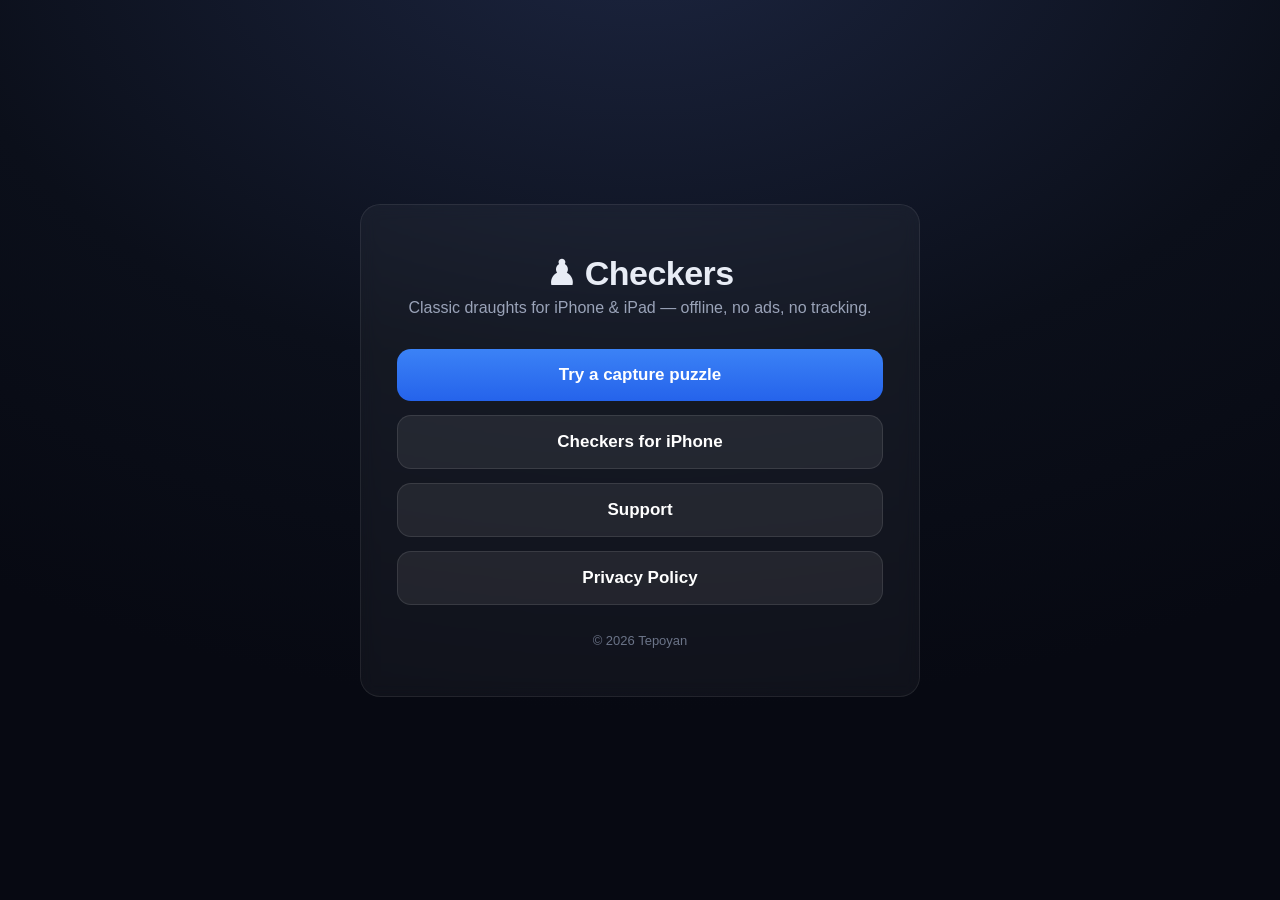
<file: index.html>
<!DOCTYPE html>
<html lang="en">
<head>
<meta charset="utf-8">
<meta name="viewport" content="width=device-width, initial-scale=1">
<title>Checkers — Support &amp; Privacy</title>
<style>
  :root { color-scheme: dark; }
  * { box-sizing: border-box; }
  body {
    margin: 0; min-height: 100vh; display: flex; align-items: center; justify-content: center;
    font-family: -apple-system, BlinkMacSystemFont, "Segoe UI", Roboto, Helvetica, Arial, sans-serif;
    background: radial-gradient(1200px 800px at 50% -10%, #1c2540 0%, #0b0f1a 60%, #070912 100%);
    color: #e8ecf5; padding: 32px;
  }
  .card {
    max-width: 560px; width: 100%; text-align: center;
    background: rgba(255,255,255,.04); border: 1px solid rgba(255,255,255,.08);
    border-radius: 20px; padding: 48px 36px; backdrop-filter: blur(8px);
  }
  h1 { font-size: 34px; margin: 0 0 6px; letter-spacing: -.5px; }
  p.sub { color: #9aa3b8; margin: 0 0 32px; font-size: 16px; }
  .links { display: flex; gap: 14px; flex-direction: column; }
  a.btn {
    display: block; text-decoration: none; padding: 16px; border-radius: 14px;
    font-weight: 600; font-size: 17px; color: #fff;
    background: linear-gradient(180deg, #3b82f6, #2563eb); transition: filter .15s;
  }
  a.btn.secondary { background: rgba(255,255,255,.07); border: 1px solid rgba(255,255,255,.1); }
  a.btn:hover { filter: brightness(1.08); }
  footer { margin-top: 28px; color: #6b7488; font-size: 13px; }
</style>
</head>
<body>
  <div class="card">
    <h1>♟︎ Checkers</h1>
    <p class="sub">Classic draughts for iPhone &amp; iPad — offline, no ads, no tracking.</p>
    <div class="links">
      <a class="btn" href="./learn/">Try a capture puzzle</a>
      <a class="btn secondary" href="https://apps.apple.com/app/id6782011100">Checkers for iPhone</a>
      <a class="btn secondary" href="./support.html">Support</a>
      <a class="btn secondary" href="./privacy.html">Privacy Policy</a>
    </div>
    <footer>© 2026 Tepoyan</footer>
  </div>
</body>
</html>
</file>
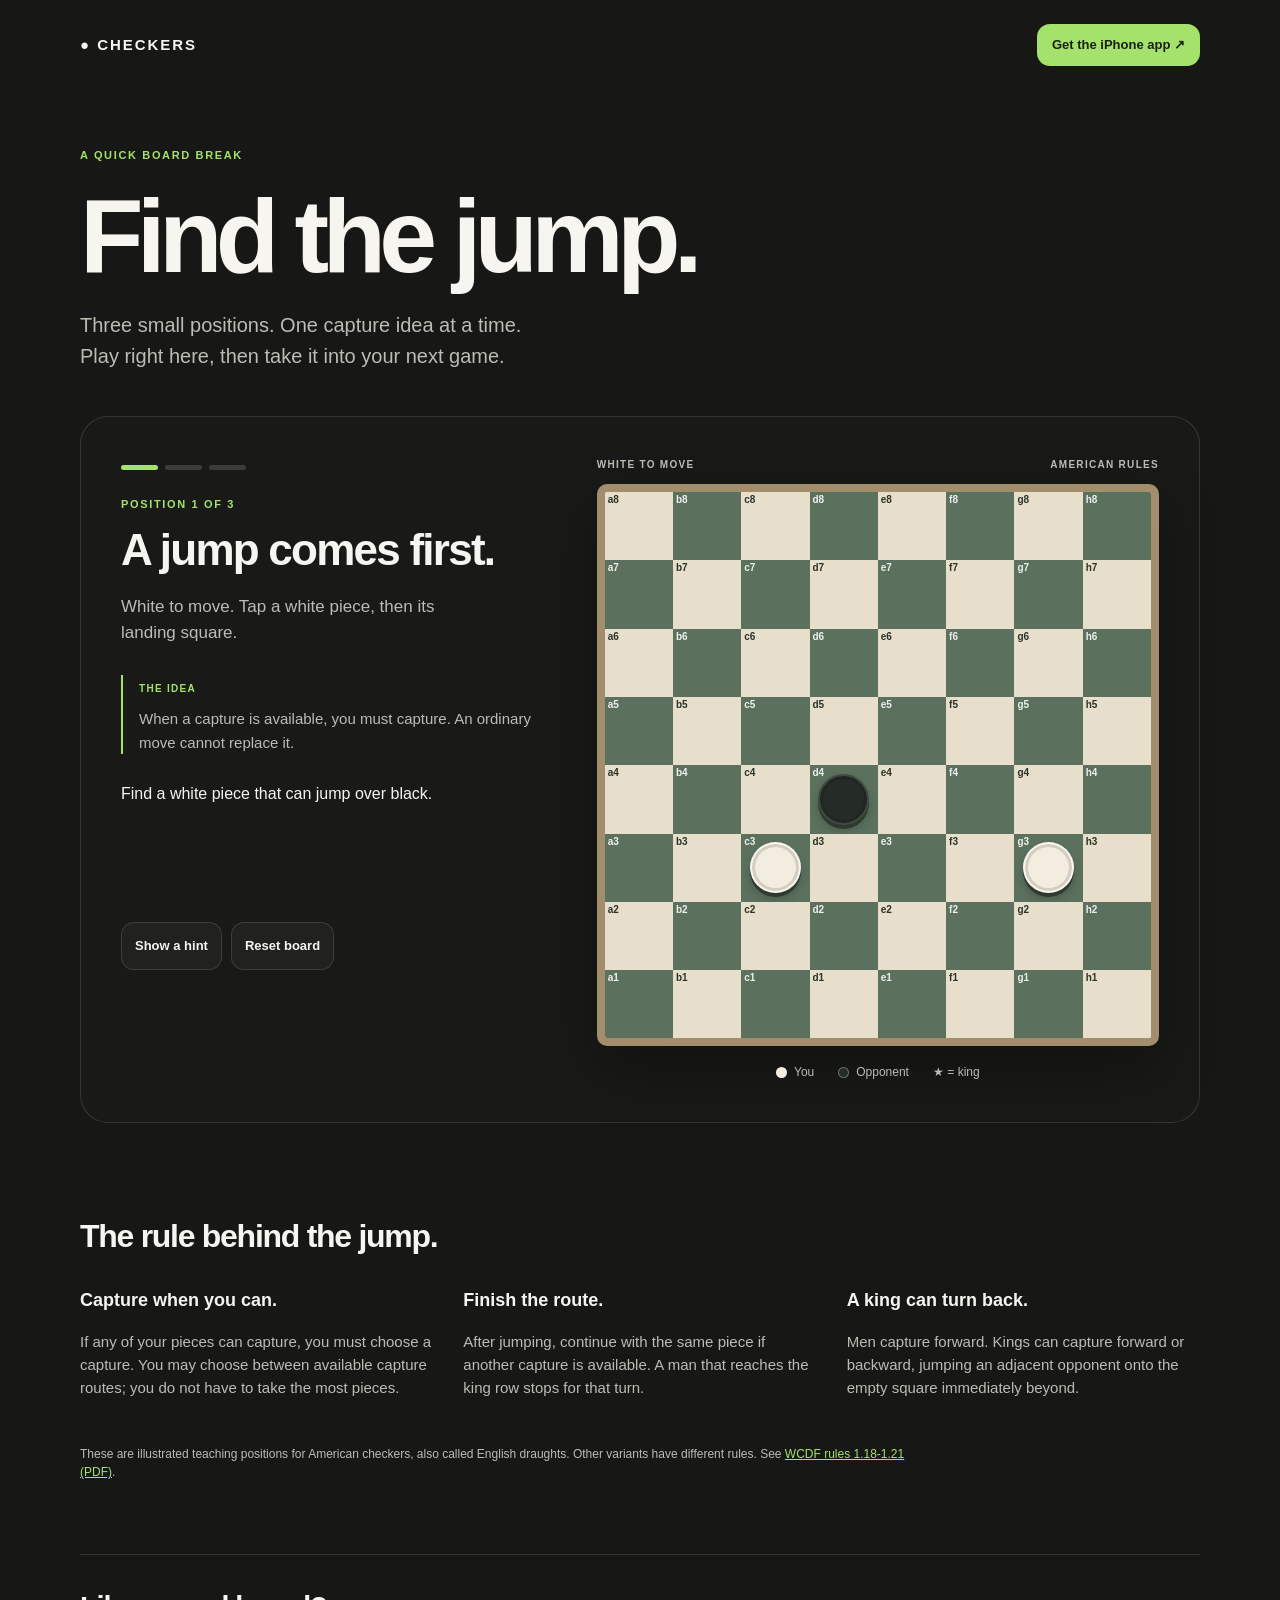
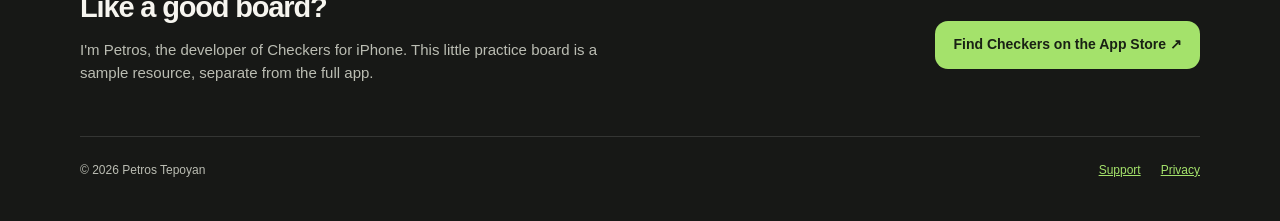
<file: learn/index.html>
<!doctype html>
<html lang="en">
<head>
  <meta charset="utf-8">
  <meta name="viewport" content="width=device-width,initial-scale=1">
  <title>Find the jump: free American checkers capture practice</title>
  <meta name="description" content="Try three playable checkers positions. Learn compulsory captures, complete a double jump and turn with a king. No installation needed.">
  <link rel="canonical" href="https://petrostepoyan.github.io/checkers-support/learn/">
  <meta property="og:title" content="Can you find the jump?">
  <meta property="og:description" content="Three playable American-checkers positions. Try a capture before your next game.">
  <meta property="og:type" content="website">
  <meta property="og:url" content="https://petrostepoyan.github.io/checkers-support/learn/">
  <meta name="theme-color" content="#171816">
  <link rel="stylesheet" href="learn.css">
  <script type="module" src="learn.mjs"></script>
</head>
<body>
<a class="skip" href="#practice">Skip to the board</a>
<header><a class="brand" href="../">● CHECKERS</a><a class="app small" href="https://apps.apple.com/app/id6782011100">Get the iPhone app ↗</a></header>
<main>
  <div class="intro"><span class="eyebrow">A QUICK BOARD BREAK</span><h1>Find the jump.</h1><p>Three small positions. One capture idea at a time.<br>Play right here, then take it into your next game.</p></div>
  <section class="practice" id="practice" aria-labelledby="lesson-title">
    <div class="lesson"><div class="progress" id="progress" aria-label="Lesson progress"></div><p class="eyebrow" id="lesson-count">POSITION 1 OF 3</p><h2 id="lesson-title">A jump comes first.</h2><p id="instruction">White to move. Tap a white piece, then its landing square.</p><div class="rule"><span>THE IDEA</span><p id="rule-copy">When a capture is available, you must capture. An ordinary move cannot replace it.</p></div><div class="feedback" id="feedback" role="status" aria-live="polite">Find a white piece that can jump over black.</div><p class="path" id="path" aria-label="Your capture route"></p><div class="actions"><button id="hint">Show a hint</button><button id="reset">Reset board</button><button class="primary" id="next" hidden>Next position →</button></div></div>
    <div class="board-wrap"><div class="board-label"><span>WHITE TO MOVE</span><span>AMERICAN RULES</span></div><div id="board" role="grid" aria-label="American checkers teaching position. White moves toward rank 8. Use arrow keys to explore squares; Enter selects." aria-rowcount="8" aria-colcount="8"></div><div class="legend"><span><i class="white-dot"></i> You</span><span><i class="black-dot"></i> Opponent</span><span>★ = king</span></div></div>
  </section>
  <section class="finish" id="finish" hidden aria-labelledby="finish-title"><span class="eyebrow">THREE POSITIONS COMPLETE</span><h2 id="finish-title">Now spot it in a game.</h2><p>A compulsory capture. A complete double jump. A king changing direction. Try noticing the same ideas during your next game.</p><a class="app" href="https://apps.apple.com/app/id6782011100">Play Checkers on iPhone ↗</a><p class="limits">Online play is free. Optional Coach. iOS 17+.</p><button id="again">Try the positions again</button></section>
  <section class="rules" aria-labelledby="rules-title"><h2 id="rules-title">The rule behind the jump.</h2><div class="rule-grid"><article><h3>Capture when you can.</h3><p>If any of your pieces can capture, you must choose a capture. You may choose between available capture routes; you do not have to take the most pieces.</p></article><article><h3>Finish the route.</h3><p>After jumping, continue with the same piece if another capture is available. A man that reaches the king row stops for that turn.</p></article><article><h3>A king can turn back.</h3><p>Men capture forward. Kings can capture forward or backward, jumping an adjacent opponent onto the empty square immediately beyond.</p></article></div><p class="source">These are illustrated teaching positions for American checkers, also called English draughts. Other variants have different rules. See <a href="https://wcdf.net/rules/rules_of_checkers_english.pdf">WCDF rules 1.18-1.21 (PDF)</a>.</p></section>
  <section class="cta"><div><h2>Like a good board?</h2><p>I'm Petros, the developer of Checkers for iPhone. This little practice board is a sample resource, separate from the full app.</p></div><a class="app" href="https://apps.apple.com/app/id6782011100">Find Checkers on the App Store ↗</a></section>
  <noscript><p class="notice">Enable JavaScript to play these positions. You can still read the capture rules above or <a href="https://apps.apple.com/app/id6782011100">open Checkers on the App Store</a>.</p></noscript>
</main>
<footer><span>© 2026 Petros Tepoyan</span><div><a href="../support.html">Support</a><a href="../privacy.html">Privacy</a></div></footer>
</body></html>
</file>
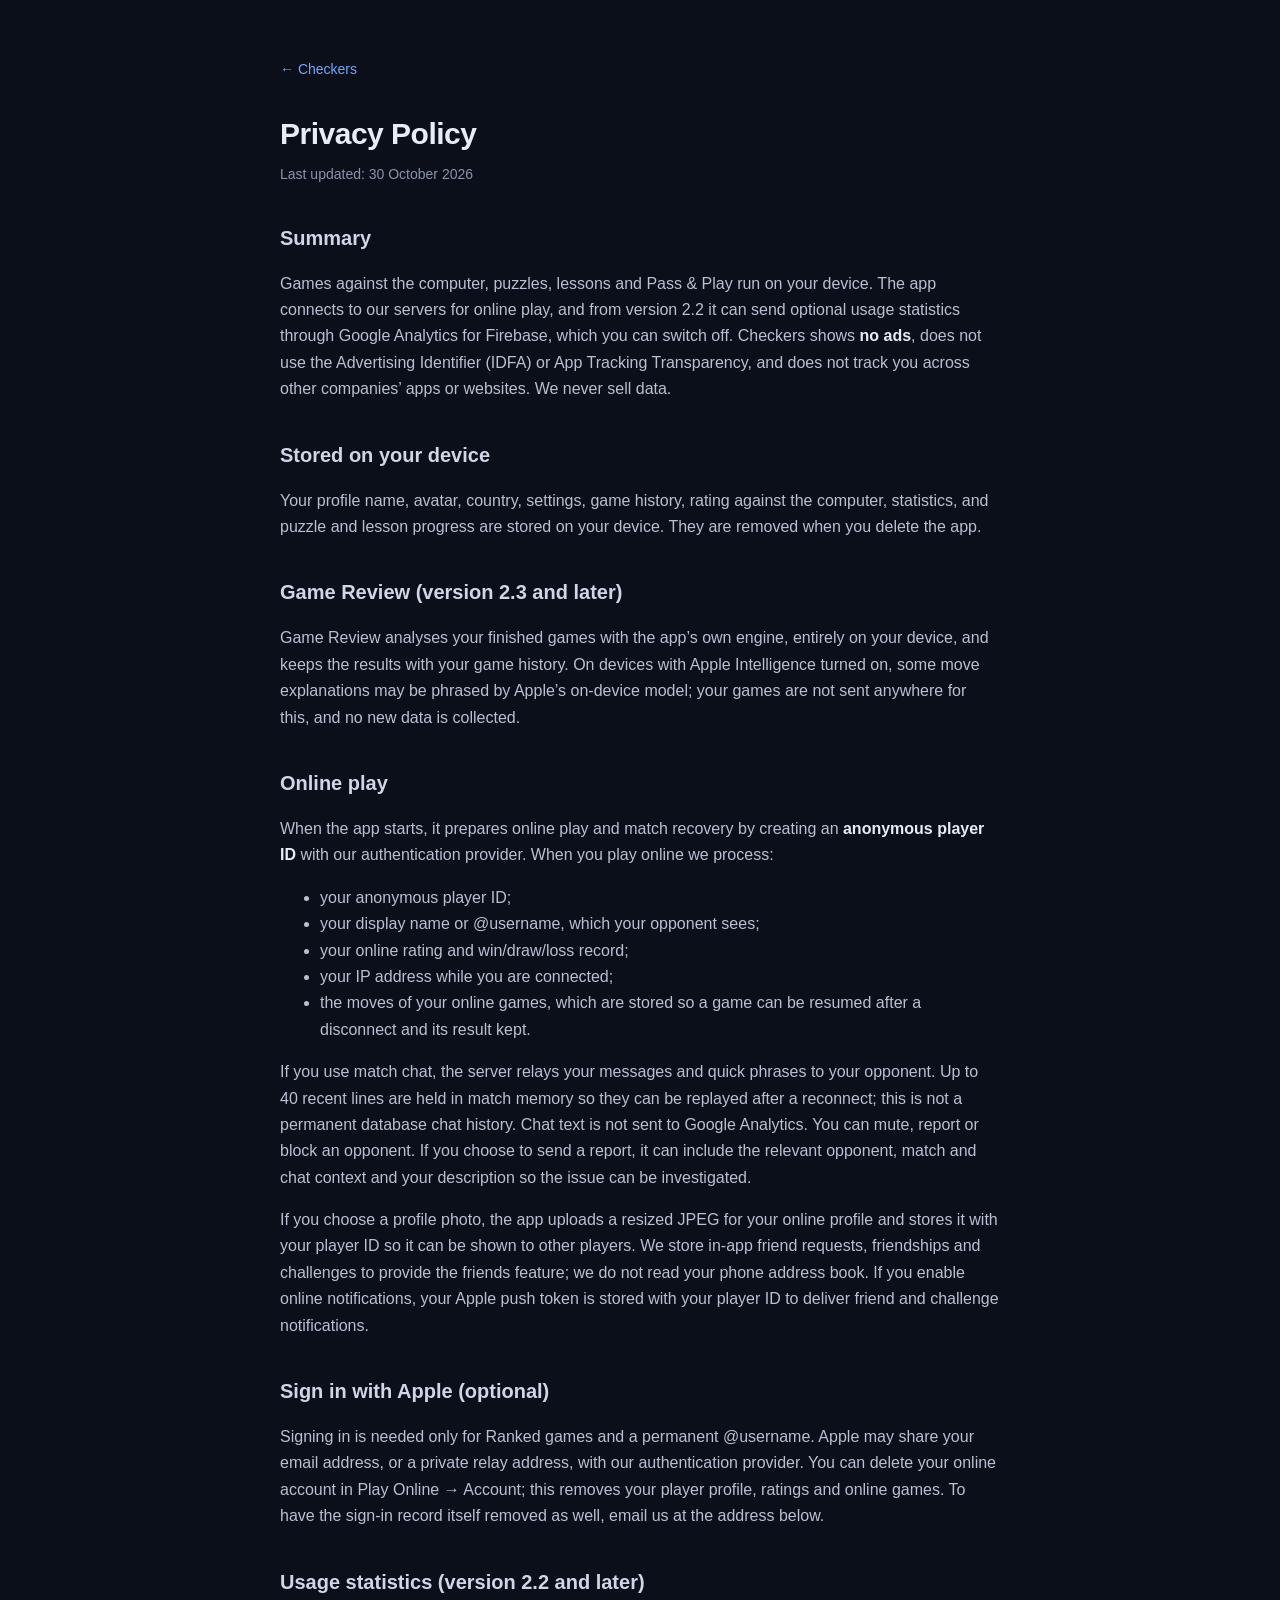
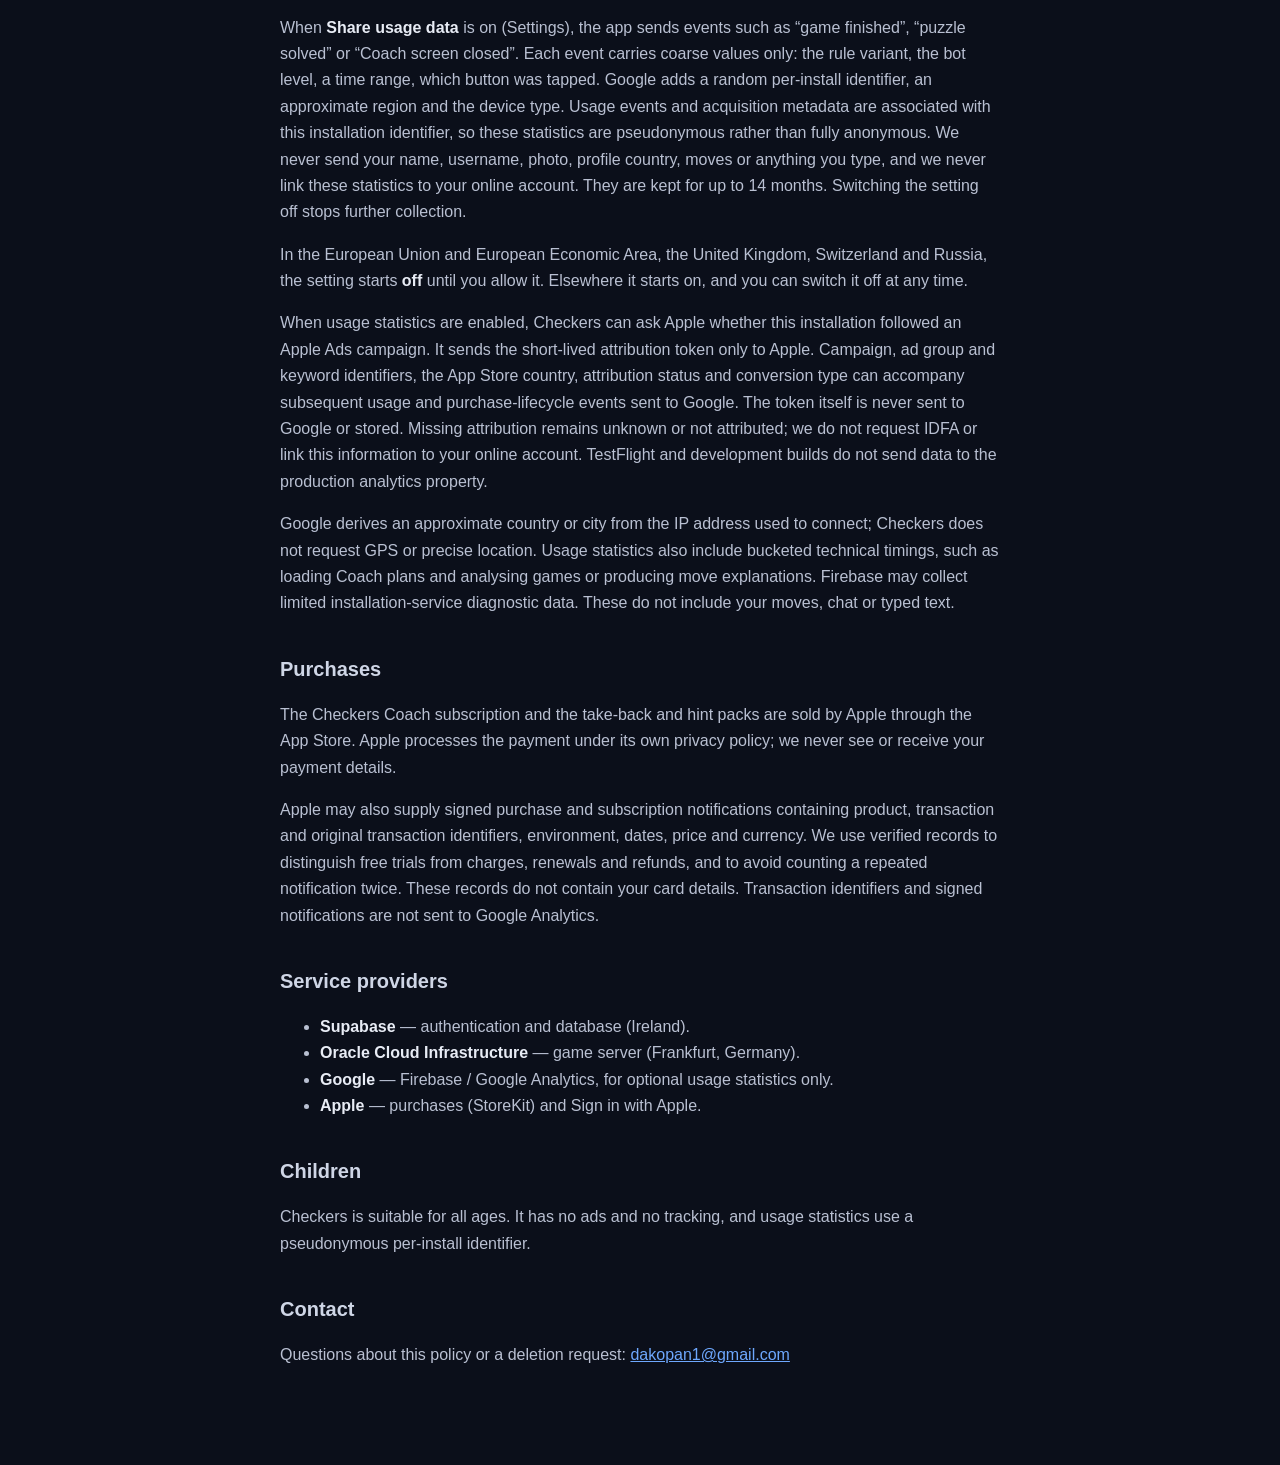
<file: privacy.html>
<!DOCTYPE html>
<html lang="en">
<head>
<meta charset="utf-8">
<meta name="viewport" content="width=device-width, initial-scale=1">
<title>Privacy Policy — Checkers</title>
<style>
  :root { color-scheme: dark; }
  body {
    margin: 0; font-family: -apple-system, BlinkMacSystemFont, "Segoe UI", Roboto, Helvetica, Arial, sans-serif;
    background: #0b0f1a; color: #e8ecf5; line-height: 1.65;
  }
  .wrap { max-width: 720px; margin: 0 auto; padding: 56px 24px 80px; }
  h1 { font-size: 30px; letter-spacing: -.5px; margin: 0 0 4px; }
  .updated { color: #8a93a8; font-size: 14px; margin-bottom: 36px; }
  h2 { font-size: 20px; margin: 36px 0 10px; color: #cfd6e6; }
  p, li { color: #b9c0d2; }
  a { color: #6ea8fe; }
  strong { color: #e8ecf5; }
  .back { display: inline-block; margin-bottom: 28px; color: #6ea8fe; text-decoration: none; font-size: 14px; }
</style>
</head>
<body>
  <div class="wrap">
    <a class="back" href="./index.html">&larr; Checkers</a>
    <h1>Privacy Policy</h1>
    <div class="updated">Last updated: 30 October 2026</div>

    <h2>Summary</h2>
    <p>Games against the computer, puzzles, lessons and Pass &amp; Play run on your device. The app connects to our servers for online play, and from version 2.2 it can send optional usage statistics through Google Analytics for Firebase, which you can switch off. Checkers shows <strong>no ads</strong>, does not use the Advertising Identifier (IDFA) or App Tracking Transparency, and does not track you across other companies&rsquo; apps or websites. We never sell data.</p>

    <h2>Stored on your device</h2>
    <p>Your profile name, avatar, country, settings, game history, rating against the computer, statistics, and puzzle and lesson progress are stored on your device. They are removed when you delete the app.</p>

    <h2>Game Review (version 2.3 and later)</h2>
    <p>Game Review analyses your finished games with the app&rsquo;s own engine, entirely on your device, and keeps the results with your game history. On devices with Apple Intelligence turned on, some move explanations may be phrased by Apple&rsquo;s on-device model; your games are not sent anywhere for this, and no new data is collected.</p>

    <h2>Online play</h2>
    <p>When the app starts, it prepares online play and match recovery by creating an <strong>anonymous player ID</strong> with our authentication provider. When you play online we process:</p>
    <ul>
      <li>your anonymous player ID;</li>
      <li>your display name or @username, which your opponent sees;</li>
      <li>your online rating and win/draw/loss record;</li>
      <li>your IP address while you are connected;</li>
      <li>the moves of your online games, which are stored so a game can be resumed after a disconnect and its result kept.</li>
    </ul>
    <p>If you use match chat, the server relays your messages and quick phrases to your opponent. Up to 40 recent lines are held in match memory so they can be replayed after a reconnect; this is not a permanent database chat history. Chat text is not sent to Google Analytics. You can mute, report or block an opponent. If you choose to send a report, it can include the relevant opponent, match and chat context and your description so the issue can be investigated.</p>
    <p>If you choose a profile photo, the app uploads a resized JPEG for your online profile and stores it with your player ID so it can be shown to other players. We store in-app friend requests, friendships and challenges to provide the friends feature; we do not read your phone address book. If you enable online notifications, your Apple push token is stored with your player ID to deliver friend and challenge notifications.</p>

    <h2>Sign in with Apple (optional)</h2>
    <p>Signing in is needed only for Ranked games and a permanent @username. Apple may share your email address, or a private relay address, with our authentication provider. You can delete your online account in Play Online &rarr; Account; this removes your player profile, ratings and online games. To have the sign-in record itself removed as well, email us at the address below.</p>

    <h2>Usage statistics (version 2.2 and later)</h2>
    <p>When <strong>Share usage data</strong> is on (Settings), the app sends events such as &ldquo;game finished&rdquo;, &ldquo;puzzle solved&rdquo; or &ldquo;Coach screen closed&rdquo;. Each event carries coarse values only: the rule variant, the bot level, a time range, which button was tapped. Google adds a random per-install identifier, an approximate region and the device type. Usage events and acquisition metadata are associated with this installation identifier, so these statistics are pseudonymous rather than fully anonymous. We never send your name, username, photo, profile country, moves or anything you type, and we never link these statistics to your online account. They are kept for up to 14 months. Switching the setting off stops further collection.</p>
    <p>In the European Union and European Economic Area, the United Kingdom, Switzerland and Russia, the setting starts <strong>off</strong> until you allow it. Elsewhere it starts on, and you can switch it off at any time.</p>

    <p>When usage statistics are enabled, Checkers can ask Apple whether this installation followed an Apple Ads campaign. It sends the short-lived attribution token only to Apple. Campaign, ad group and keyword identifiers, the App Store country, attribution status and conversion type can accompany subsequent usage and purchase-lifecycle events sent to Google. The token itself is never sent to Google or stored. Missing attribution remains unknown or not attributed; we do not request IDFA or link this information to your online account. TestFlight and development builds do not send data to the production analytics property.</p>

    <p>Google derives an approximate country or city from the IP address used to connect; Checkers does not request GPS or precise location. Usage statistics also include bucketed technical timings, such as loading Coach plans and analysing games or producing move explanations. Firebase may collect limited installation-service diagnostic data. These do not include your moves, chat or typed text.</p>

    <h2>Purchases</h2>
    <p>The Checkers Coach subscription and the take-back and hint packs are sold by Apple through the App Store. Apple processes the payment under its own privacy policy; we never see or receive your payment details.</p>

    <p>Apple may also supply signed purchase and subscription notifications containing product, transaction and original transaction identifiers, environment, dates, price and currency. We use verified records to distinguish free trials from charges, renewals and refunds, and to avoid counting a repeated notification twice. These records do not contain your card details. Transaction identifiers and signed notifications are not sent to Google Analytics.</p>

    <h2>Service providers</h2>
    <ul>
      <li><strong>Supabase</strong> &mdash; authentication and database (Ireland).</li>
      <li><strong>Oracle Cloud Infrastructure</strong> &mdash; game server (Frankfurt, Germany).</li>
      <li><strong>Google</strong> &mdash; Firebase / Google Analytics, for optional usage statistics only.</li>
      <li><strong>Apple</strong> &mdash; purchases (StoreKit) and Sign in with Apple.</li>
    </ul>

    <h2>Children</h2>
    <p>Checkers is suitable for all ages. It has no ads and no tracking, and usage statistics use a pseudonymous per-install identifier.</p>

    <h2>Contact</h2>
    <p>Questions about this policy or a deletion request: <a href="mailto:dakopan1@gmail.com">dakopan1@gmail.com</a></p>
  </div>
</body>
</html>
</file>
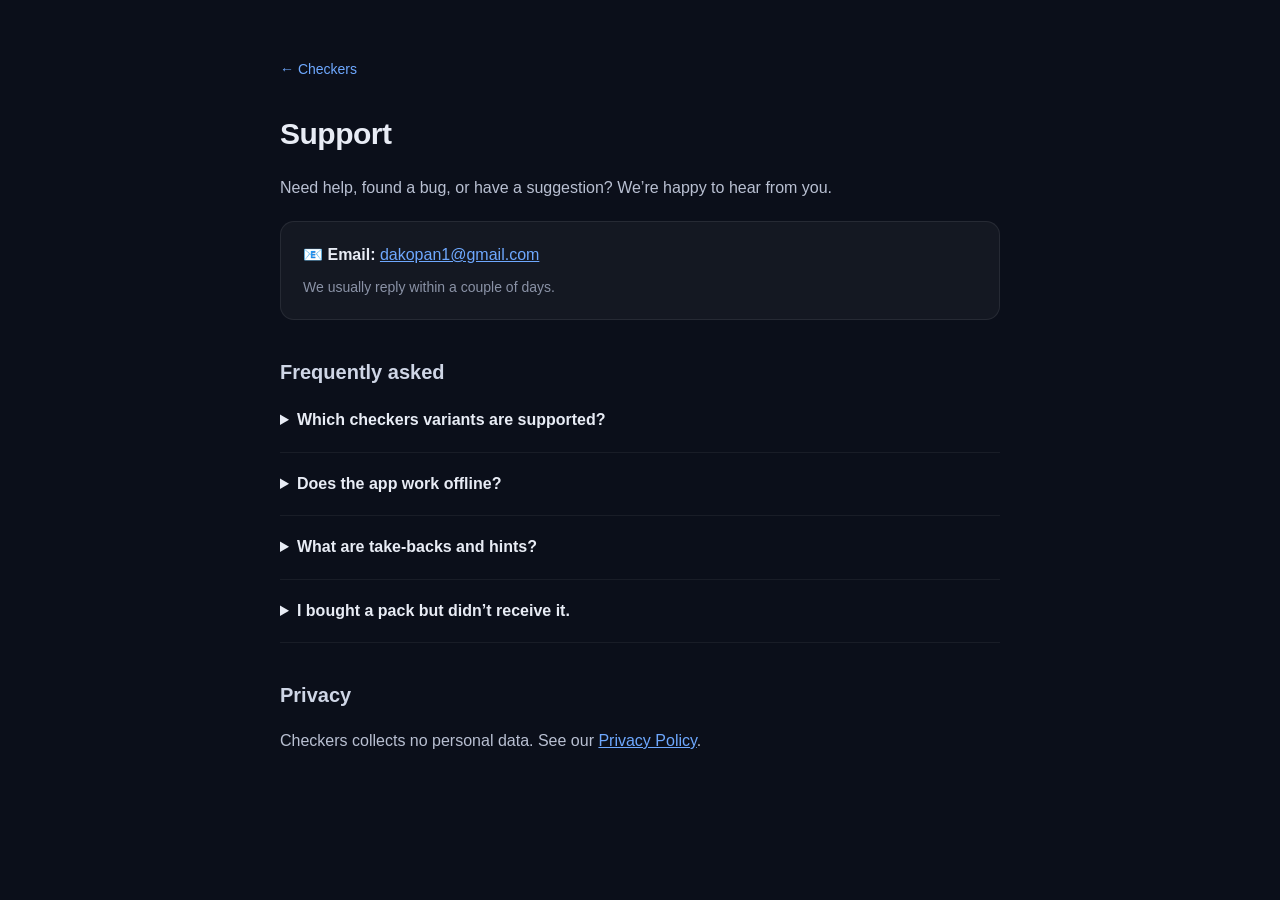
<file: support.html>
<!DOCTYPE html>
<html lang="en">
<head>
<meta charset="utf-8">
<meta name="viewport" content="width=device-width, initial-scale=1">
<title>Support — Checkers</title>
<style>
  :root { color-scheme: dark; }
  body {
    margin: 0; font-family: -apple-system, BlinkMacSystemFont, "Segoe UI", Roboto, Helvetica, Arial, sans-serif;
    background: #0b0f1a; color: #e8ecf5; line-height: 1.65;
  }
  .wrap { max-width: 720px; margin: 0 auto; padding: 56px 24px 80px; }
  h1 { font-size: 30px; letter-spacing: -.5px; margin: 0 0 8px; }
  h2 { font-size: 20px; margin: 36px 0 10px; color: #cfd6e6; }
  p, li { color: #b9c0d2; }
  a { color: #6ea8fe; }
  strong { color: #e8ecf5; }
  .back { display: inline-block; margin-bottom: 28px; color: #6ea8fe; text-decoration: none; font-size: 14px; }
  .contact {
    margin-top: 20px; padding: 20px 22px; border-radius: 14px;
    background: rgba(255,255,255,.04); border: 1px solid rgba(255,255,255,.08);
  }
  details { margin: 10px 0; border-bottom: 1px solid rgba(255,255,255,.06); padding-bottom: 10px; }
  summary { cursor: pointer; font-weight: 600; color: #e8ecf5; padding: 8px 0; }
</style>
</head>
<body>
  <div class="wrap">
    <a class="back" href="./index.html">&larr; Checkers</a>
    <h1>Support</h1>
    <p>Need help, found a bug, or have a suggestion? We&rsquo;re happy to hear from you.</p>

    <div class="contact">
      <p style="margin:0">📧 <strong>Email:</strong> <a href="mailto:dakopan1@gmail.com">dakopan1@gmail.com</a></p>
      <p style="margin:8px 0 0; color:#8a92a6; font-size:14px">We usually reply within a couple of days.</p>
    </div>

    <h2>Frequently asked</h2>

    <details>
      <summary>Which checkers variants are supported?</summary>
      <p>American/English draughts (8×8), International draughts (10×10), Russian draughts, and Turkish draughts. Each has a built-in &ldquo;how to play&rdquo; guide.</p>
    </details>

    <details>
      <summary>Does the app work offline?</summary>
      <p>Yes — Checkers is fully offline. No account, no internet connection required to play.</p>
    </details>

    <details>
      <summary>What are take-backs and hints?</summary>
      <p>Take-backs let you undo a move; hints point out a strong move. Both are optional in-app purchases, sold as consumable packs. Every game is free to play without them.</p>
    </details>

    <details>
      <summary>I bought a pack but didn&rsquo;t receive it.</summary>
      <p>Make sure you&rsquo;re connected to the internet so the purchase can complete, then reopen the app. If it still hasn&rsquo;t arrived, email us with the date of purchase and we&rsquo;ll sort it out.</p>
    </details>

    <h2>Privacy</h2>
    <p>Checkers collects no personal data. See our <a href="./privacy.html">Privacy Policy</a>.</p>
  </div>
</body>
</html>
</file>
<file: learn/learn.css>
:root{color-scheme:dark;--bg:#171816;--ink:#f6f5ef;--muted:#bbbdb3;--green:#a4e26b;--line:#ffffff20}*{box-sizing:border-box}body{margin:0;background:var(--bg);color:var(--ink);font-family:ui-rounded,-apple-system,BlinkMacSystemFont,"Segoe UI",sans-serif;line-height:1.55}header,main,footer{width:min(1120px,calc(100% - 48px));margin:auto}header{display:flex;align-items:center;justify-content:space-between;padding:24px 0;gap:20px}.brand{font-size:15px;letter-spacing:.13em;font-weight:800;text-decoration:none;color:var(--ink)}a{color:var(--green)}button,.app{font:inherit;font-weight:700;border-radius:13px;border:1px solid var(--line);padding:12px 17px;background:#ffffff09;color:var(--ink);cursor:pointer;text-decoration:none;display:inline-flex;align-items:center;justify-content:center;min-height:48px}button:hover,.app:hover{background:#ffffff15}button:focus-visible,a:focus-visible{outline:3px solid var(--green);outline-offset:5px}.app,.primary{background:var(--green);color:#192114;border-color:transparent}.app:hover,.primary:hover{background:#b8ed8c}.small{font-size:13px;min-height:42px;padding:8px 14px}.intro{padding:52px 0 44px}.eyebrow{font-size:11px;letter-spacing:.15em;font-weight:800;color:var(--green)}h1{font-size:clamp(58px,9vw,104px);letter-spacing:-.065em;line-height:.95;margin:20px 0 24px}h2{font-size:clamp(30px,4vw,44px);line-height:1.12;letter-spacing:-.04em;margin:12px 0 20px}.intro p{font-size:20px;color:var(--muted);margin:0}.practice{display:grid;grid-template-columns:.85fr 1.15fr;gap:60px;border:1px solid var(--line);border-radius:28px;padding:40px;background:#ffffff03;align-items:start;scroll-margin-top:24px}.lesson{padding-top:8px}.progress{display:flex;gap:7px;margin-bottom:26px}.progress span{height:5px;width:37px;border-radius:4px;background:#ffffff26}.progress .done{background:var(--green)}#instruction{color:var(--muted);font-size:17px;max-width:330px}.rule{border-left:2px solid var(--green);padding-left:16px;margin:28px 0}.rule>span{font-size:10px;font-weight:800;letter-spacing:.13em;color:var(--green)}.rule p{font-size:15px;margin:8px 0;color:var(--muted)}.feedback{font-size:16px;min-height:76px}.feedback.success{color:var(--green)}.path{font-variant-numeric:tabular-nums;color:var(--green);font-size:18px;min-height:28px;font-weight:700}.actions{display:flex;gap:9px;flex-wrap:wrap}.actions button{font-size:13px;padding:10px 13px}.board-label{display:flex;justify-content:space-between;gap:8px;color:var(--muted);font-size:10px;font-weight:800;letter-spacing:.13em;padding-bottom:12px}#board{border:8px solid #a28e6c;border-radius:10px;overflow:hidden;aspect-ratio:1;background:#e4dcc9;box-shadow:0 22px 60px #0005}.board-row{display:grid;grid-template-columns:repeat(8,1fr);height:12.5%}.square{border:0;border-radius:0;background:#e7dfcc;min-height:0;padding:0;position:relative;display:flex;align-items:center;justify-content:center;color:#1a251f;touch-action:manipulation;aspect-ratio:1}.square.dark{background:#5b715e}.square:hover{background:#ddd2b7}.square.dark:hover{background:#6a826d}.square:focus-visible{z-index:2;outline:3px solid #fff;outline-offset:-4px}.square.selected{box-shadow:inset 0 0 0 4px #e2fe90}.square.last{box-shadow:inset 0 0 0 3px #e2fe90a6}.coord{position:absolute;left:3px;top:0;font-size:10px;line-height:1.5;opacity:.9;color:#182018}.dark .coord{color:#fff}.piece{width:75%;height:75%;border-radius:50%;display:flex;align-items:center;justify-content:center;line-height:1;font-size:clamp(15px,3vw,29px);font-weight:900;box-shadow:0 4px 0 #0006,0 6px 8px #0003,inset 0 0 0 3px #0002;pointer-events:none}.piece.light{background:#f3eddf;color:#2a3027;border:2px solid #fff8}.piece.black{background:#252c27;color:#e5d59f;border:2px solid #414a42}.legend{display:flex;justify-content:center;gap:24px;font-size:12px;color:var(--muted);padding-top:17px}.legend span{display:flex;align-items:center;gap:7px}.white-dot,.black-dot{width:11px;height:11px;border-radius:50%;background:#f3eddf;border:1px solid #ffffff50}.black-dot{background:#252c27}.rules{padding:84px 0 60px}.rules>h2{font-size:32px}.rule-grid{display:grid;grid-template-columns:repeat(3,1fr);gap:30px}.rule-grid h3{font-size:18px;margin:12px 0}.rule-grid p,.source,.cta p{color:var(--muted);font-size:15px}.source{font-size:12px;margin-top:30px;max-width:850px}.cta{border-top:1px solid var(--line);padding:36px 0;display:flex;align-items:center;gap:40px;justify-content:space-between}.cta h2{font-size:29px;margin:0 0 10px}.cta p{max-width:550px}.cta .app{flex-shrink:0;font-size:14px}.finish{text-align:center;margin-top:35px;padding:45px;border:1px solid #a4e26b50;border-radius:25px;background:#a4e26b09}.finish p{max-width:550px;margin:20px auto;color:var(--muted)}.finish h2{font-size:44px}.finish .limits{font-size:13px}.finish button{font-size:13px}.notice{padding:20px;border:1px solid var(--line)}footer{display:flex;justify-content:space-between;gap:20px;border-top:1px solid var(--line);padding:24px 0 42px;color:var(--muted);font-size:12px}footer div{display:flex;gap:20px}.skip{position:absolute;top:-100px;left:10px;padding:10px;background:#171816;z-index:100}.skip:focus{top:10px}[hidden]{display:none!important}@media(max-width:820px){.practice{grid-template-columns:1fr;gap:25px;padding:28px}.board-wrap{grid-row:2}.feedback{min-height:42px}.rule{margin:20px 0}.path{margin:10px 0}.progress{margin-bottom:20px}.lesson>h2{margin-bottom:14px}.rule-grid{grid-template-columns:1fr;gap:9px}.rules{padding-top:55px}.cta{display:block}.cta .app{margin-top:15px}.coord{font-size:9px}.piece{font-size:30px}#instruction{max-width:none}.intro{padding-top:36px}.intro p{font-size:18px}}@media(max-width:440px){header,main,footer{width:calc(100% - 32px)}header{gap:10px}.brand{font-size:12px}.small{font-size:11px;padding:8px 10px}.practice{padding:20px 15px;border-radius:20px}.intro{padding:30px 0}h1{font-size:62px}.board-label{font-size:9px}.legend{gap:15px;font-size:11px}#board{border-width:6px}.coord{font-size:9px}.piece{font-size:22px}.finish{padding:30px 18px}.finish h2{font-size:34px}.feedback{font-size:15px}footer{font-size:11px}}@media(prefers-reduced-motion:reduce){*{scroll-behavior:auto!important}}
@media(max-width:820px){.practice{display:flex;flex-direction:column;gap:0}.lesson{display:contents}.progress{order:1;margin:0 0 15px}#lesson-count{order:2;margin:0 0 8px}#lesson-title{order:3;margin:0 0 12px}#instruction{order:4;margin:0 0 22px}.board-wrap{order:5;width:100%}.rule{order:6}.feedback{order:7;width:100%}.path{order:8}.actions{order:9;gap:8px}.intro{padding:22px 0 28px}.intro h1{margin:16px 0 18px}.intro p{font-size:17px}.board-label{padding-bottom:10px}}
</file>
